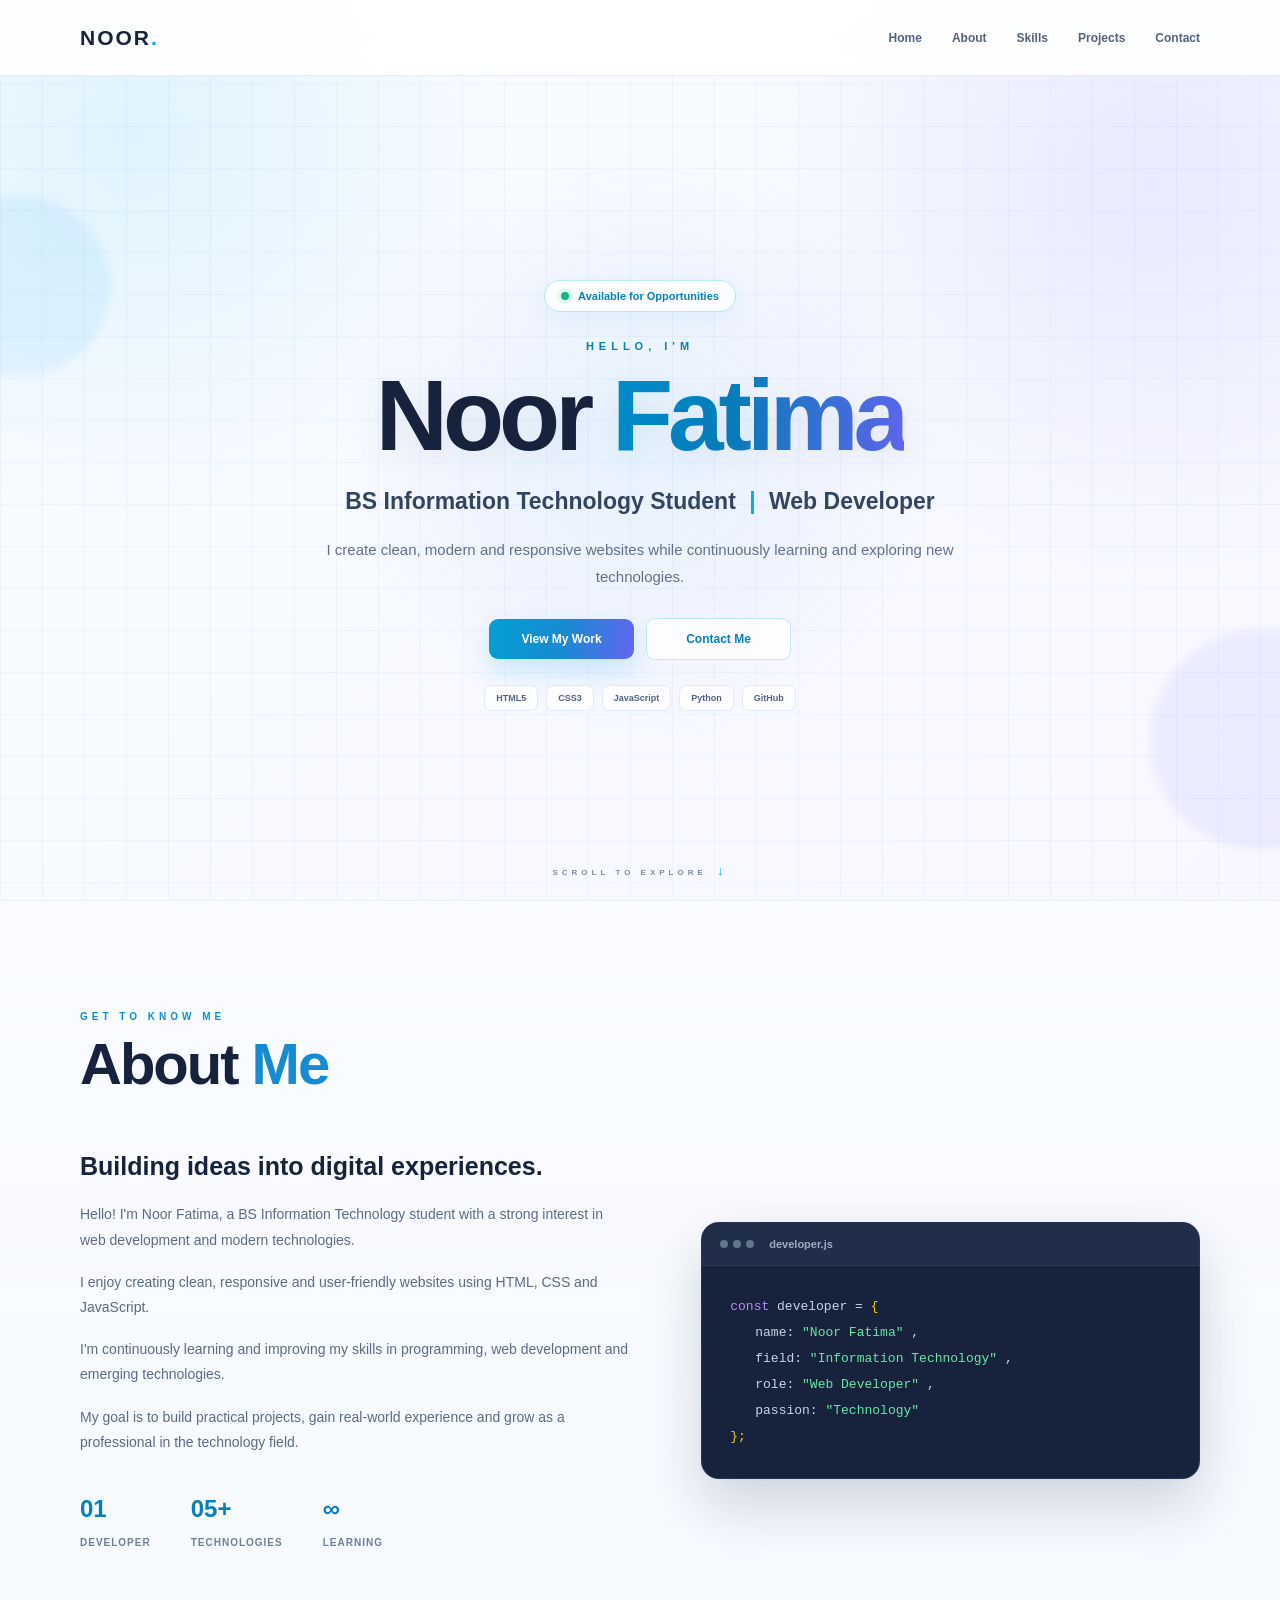
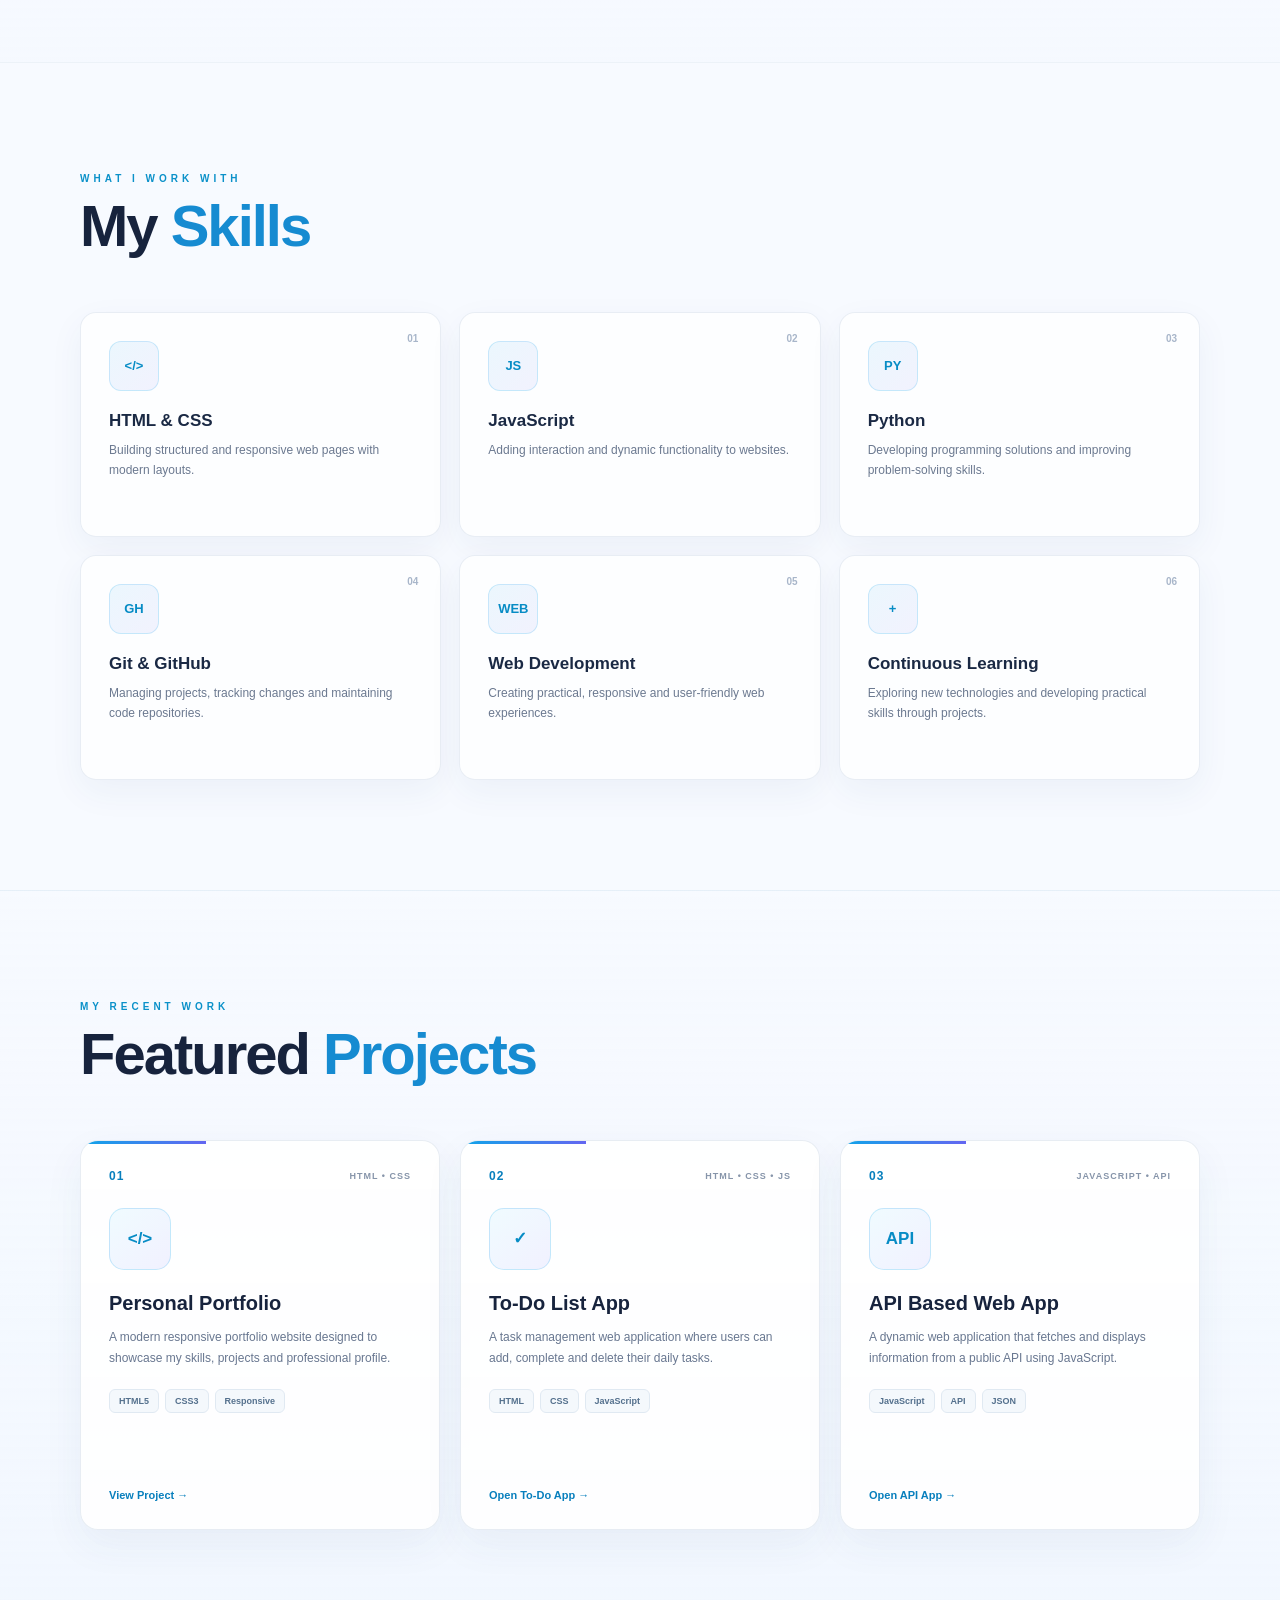
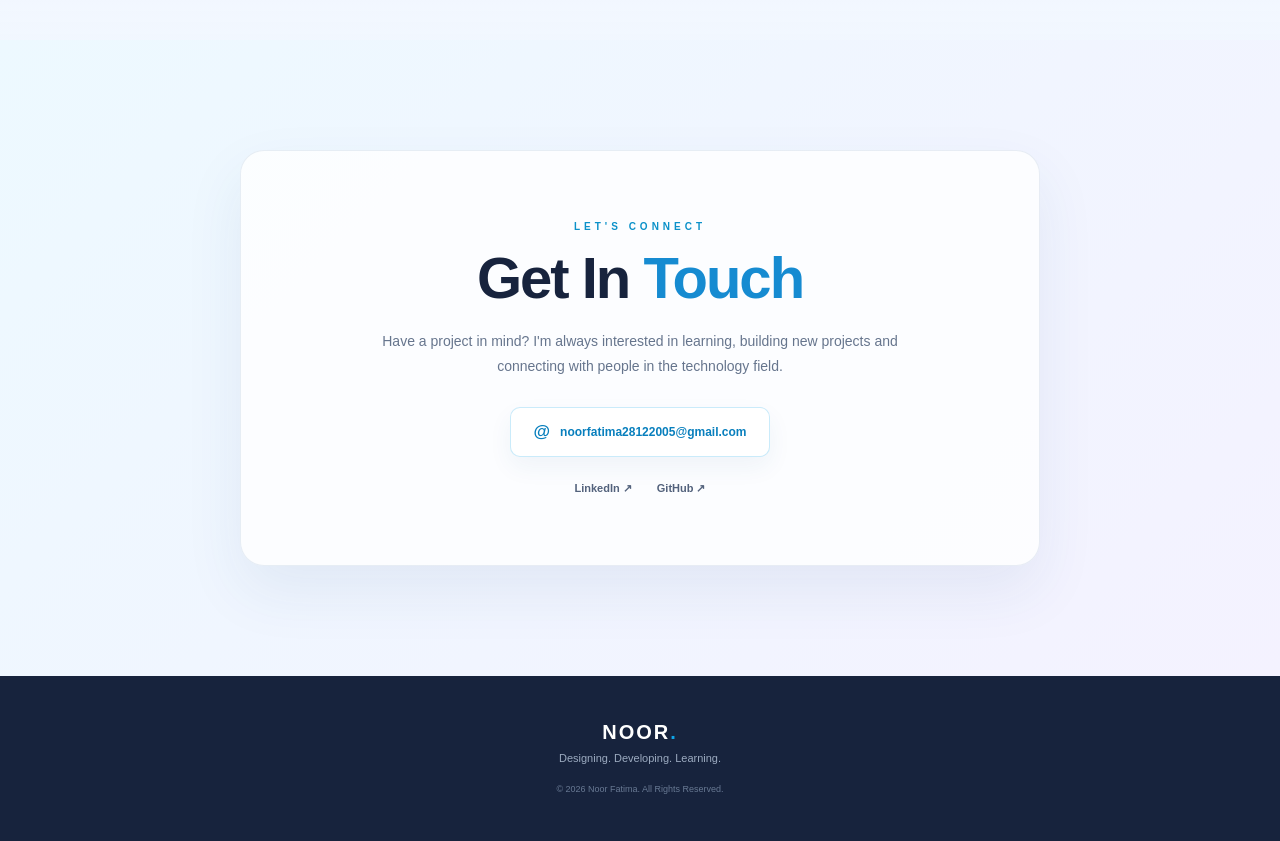
<file: index.html>
<!DOCTYPE html>
<html lang="en">

<head>
    <meta charset="UTF-8">

    <meta
        name="viewport"
        content="width=device-width, initial-scale=1.0"
    >

    <meta
        name="description"
        content="Noor Fatima - BS Information Technology Student and Web Developer Portfolio"
    >

    <meta
        name="author"
        content="Noor Fatima"
    >

    <title>Noor Fatima | Web Developer</title>

    <link
        rel="stylesheet"
        href="style.css"
    >
</head>

<body>

    <!-- BACKGROUND -->

    <div class="background-grid"></div>


    <!-- NAVIGATION -->

    <header class="navbar">

        <a
            href="#home"
            class="logo"
        >
            NOOR<span>.</span>
        </a>


        <nav class="nav-links">

            <a href="#home">
                Home
            </a>

            <a href="#about">
                About
            </a>

            <a href="#skills">
                Skills
            </a>

            <a href="#projects">
                Projects
            </a>

            <a href="#contact">
                Contact
            </a>

        </nav>

    </header>


    <!-- MAIN -->

    <main>


        <!-- HERO -->

        <section
            class="hero"
            id="home"
        >

            <div class="hero-glow glow-one"></div>

            <div class="hero-glow glow-two"></div>


            <div class="hero-content">

                <div class="availability">

                    <span></span>

                    Available for Opportunities

                </div>


                <p class="hero-small">
                    HELLO, I'M
                </p>


                <h1>
                    Noor <span>Fatima</span>
                </h1>


                <h2>
                    BS Information Technology Student
                    <b>|</b>
                    Web Developer
                </h2>


                <p class="hero-description">
                    I create clean, modern and responsive websites
                    while continuously learning and exploring
                    new technologies.
                </p>


                <div class="hero-buttons">

                    <a
                        href="#projects"
                        class="btn btn-primary"
                    >
                        View My Work
                    </a>


                    <a
                        href="#contact"
                        class="btn btn-secondary"
                    >
                        Contact Me
                    </a>

                </div>


                <div class="tech-tags">

                    <span>
                        HTML5
                    </span>

                    <span>
                        CSS3
                    </span>

                    <span>
                        JavaScript
                    </span>

                    <span>
                        Python
                    </span>

                    <span>
                        GitHub
                    </span>

                </div>

            </div>


            <div class="scroll-down">

                SCROLL TO EXPLORE

                <span>
                    ↓
                </span>

            </div>

        </section>


        <!-- ABOUT -->

        <section
            class="section about"
            id="about"
        >

            <div class="container">

                <div class="section-heading">

                    <p class="section-label">
                        GET TO KNOW ME
                    </p>

                    <h2>
                        About <span>Me</span>
                    </h2>

                </div>


                <div class="about-grid">


                    <!-- ABOUT CONTENT -->

                    <div class="about-content">

                        <p class="about-intro">
                            Building ideas into digital experiences.
                        </p>


                        <p>
                            Hello! I'm Noor Fatima, a BS Information
                            Technology student with a strong interest
                            in web development and modern technologies.
                        </p>


                        <p>
                            I enjoy creating clean, responsive and
                            user-friendly websites using HTML, CSS
                            and JavaScript.
                        </p>


                        <p>
                            I'm continuously learning and improving
                            my skills in programming, web development
                            and emerging technologies.
                        </p>


                        <p>
                            My goal is to build practical projects,
                            gain real-world experience and grow as
                            a professional in the technology field.
                        </p>


                        <div class="about-stats">

                            <div class="stat">

                                <strong>
                                    01
                                </strong>

                                <span>
                                    Developer
                                </span>

                            </div>


                            <div class="stat">

                                <strong>
                                    05+
                                </strong>

                                <span>
                                    Technologies
                                </span>

                            </div>


                            <div class="stat">

                                <strong>
                                    ∞
                                </strong>

                                <span>
                                    Learning
                                </span>

                            </div>

                        </div>

                    </div>


                    <!-- CODE CARD -->

                    <div class="code-card">

                        <div class="code-top">

                            <div class="code-dots">

                                <span></span>
                                <span></span>
                                <span></span>

                            </div>


                            <p>
                                developer.js
                            </p>

                        </div>


                        <div class="code-content">

                            <p>

                                <span class="purple">
                                    const
                                </span>

                                developer =

                                <span class="yellow">
                                    {
                                </span>

                            </p>


                            <p class="indent">

                                name:

                                <span class="green">
                                    "Noor Fatima"
                                </span>,

                            </p>


                            <p class="indent">

                                field:

                                <span class="green">
                                    "Information Technology"
                                </span>,

                            </p>


                            <p class="indent">

                                role:

                                <span class="green">
                                    "Web Developer"
                                </span>,

                            </p>


                            <p class="indent">

                                passion:

                                <span class="green">
                                    "Technology"
                                </span>

                            </p>


                            <p>

                                <span class="yellow">
                                    };
                                </span>

                            </p>

                        </div>

                    </div>

                </div>

            </div>

        </section>


        <!-- SKILLS -->

        <section
            class="section skills"
            id="skills"
        >

            <div class="container">

                <div class="section-heading">

                    <p class="section-label">
                        WHAT I WORK WITH
                    </p>

                    <h2>
                        My <span>Skills</span>
                    </h2>

                </div>


                <div class="skills-grid">


                    <div class="skill-card">

                        <div class="skill-number">
                            01
                        </div>

                        <div class="skill-icon">
                            &lt;/&gt;
                        </div>

                        <h3>
                            HTML & CSS
                        </h3>

                        <p>
                            Building structured and responsive
                            web pages with modern layouts.
                        </p>

                    </div>


                    <div class="skill-card">

                        <div class="skill-number">
                            02
                        </div>

                        <div class="skill-icon">
                            JS
                        </div>

                        <h3>
                            JavaScript
                        </h3>

                        <p>
                            Adding interaction and dynamic
                            functionality to websites.
                        </p>

                    </div>


                    <div class="skill-card">

                        <div class="skill-number">
                            03
                        </div>

                        <div class="skill-icon">
                            PY
                        </div>

                        <h3>
                            Python
                        </h3>

                        <p>
                            Developing programming solutions
                            and improving problem-solving skills.
                        </p>

                    </div>


                    <div class="skill-card">

                        <div class="skill-number">
                            04
                        </div>

                        <div class="skill-icon">
                            GH
                        </div>

                        <h3>
                            Git & GitHub
                        </h3>

                        <p>
                            Managing projects, tracking changes
                            and maintaining code repositories.
                        </p>

                    </div>


                    <div class="skill-card">

                        <div class="skill-number">
                            05
                        </div>

                        <div class="skill-icon">
                            WEB
                        </div>

                        <h3>
                            Web Development
                        </h3>

                        <p>
                            Creating practical, responsive and
                            user-friendly web experiences.
                        </p>

                    </div>


                    <div class="skill-card">

                        <div class="skill-number">
                            06
                        </div>

                        <div class="skill-icon">
                            +
                        </div>

                        <h3>
                            Continuous Learning
                        </h3>

                        <p>
                            Exploring new technologies and
                            developing practical skills through projects.
                        </p>

                    </div>

                </div>

            </div>

        </section>


        <!-- PROJECTS -->

        <section
            class="section projects"
            id="projects"
        >

            <div class="container">

                <div class="section-heading">

                    <p class="section-label">
                        MY RECENT WORK
                    </p>

                    <h2>
                        Featured <span>Projects</span>
                    </h2>

                </div>


                <div class="projects-grid">


                    <!-- PROJECT 01 -->

                    <article class="project-card">

                        <div class="project-top">

                            <span>
                                01
                            </span>

                            <span>
                                HTML • CSS
                            </span>

                        </div>


                        <div class="project-icon">
                            &lt;/&gt;
                        </div>


                        <h3>
                            Personal Portfolio
                        </h3>


                        <p>
                            A modern responsive portfolio website
                            designed to showcase my skills, projects
                            and professional profile.
                        </p>


                        <div class="project-tags">

                            <span>
                                HTML5
                            </span>

                            <span>
                                CSS3
                            </span>

                            <span>
                                Responsive
                            </span>

                        </div>


                        <a
                            href="#home"
                            class="project-link"
                        >
                            View Project →
                        </a>

                    </article>


                    <!-- PROJECT 02 -->

                    <article class="project-card">

                        <div class="project-top">

                            <span>
                                02
                            </span>

                            <span>
                                HTML • CSS • JS
                            </span>

                        </div>


                        <div class="project-icon">
                            ✓
                        </div>


                        <h3>
                            To-Do List App
                        </h3>


                        <p>
                            A task management web application where
                            users can add, complete and delete their
                            daily tasks.
                        </p>


                        <div class="project-tags">

                            <span>
                                HTML
                            </span>

                            <span>
                                CSS
                            </span>

                            <span>
                                JavaScript
                            </span>

                        </div>


                        <a
                            href="todo-list-app/index.html"
                            class="project-link"
                        >
                            Open To-Do App →
                        </a>

                    </article>


                    <!-- PROJECT 03 -->

                    <article class="project-card">

                        <div class="project-top">

                            <span>
                                03
                            </span>

                            <span>
                                JAVASCRIPT • API
                            </span>

                        </div>


                        <div class="project-icon">
                            API
                        </div>


                        <h3>
                            API Based Web App
                        </h3>


                        <p>
                            A dynamic web application that fetches
                            and displays information from a public
                            API using JavaScript.
                        </p>


                        <div class="project-tags">

                            <span>
                                JavaScript
                            </span>

                            <span>
                                API
                            </span>

                            <span>
                                JSON
                            </span>

                        </div>


                        <a
                            href="api-app/index.html"
                            class="project-link"
                        >
                            Open API App →
                        </a>

                    </article>


                </div>

            </div>

        </section>


        <!-- CONTACT -->

        <section
            class="contact"
            id="contact"
        >

            <div class="container">

                <div class="contact-box">

                    <p class="section-label">
                        LET'S CONNECT
                    </p>


                    <h2>
                        Get In <span>Touch</span>
                    </h2>


                    <p class="contact-description">
                        Have a project in mind?
                        I'm always interested in learning,
                        building new projects and connecting
                        with people in the technology field.
                    </p>


                    <a
                        href="mailto:noorfatima28122005@gmail.com"
                        class="email-button"
                    >

                        <span>
                            @
                        </span>

                        noorfatima28122005@gmail.com

                    </a>


                    <div class="social-links">


                        <a
                            href="https://www.linkedin.com/in/noor-mirza-7b672630a/"
                            target="_blank"
                            rel="noopener noreferrer"
                        >
                            LinkedIn ↗
                        </a>


                        <a
                            href="https://github.com/noorfatima28122005-hub"
                            target="_blank"
                            rel="noopener noreferrer"
                        >
                            GitHub ↗
                        </a>


                    </div>

                </div>

            </div>

        </section>

    </main>


    <!-- FOOTER -->

    <footer>

        <div class="footer-logo">
            NOOR<span>.</span>
        </div>


        <p>
            Designing. Developing. Learning.
        </p>


        <small>
            © 2026 Noor Fatima. All Rights Reserved.
        </small>

    </footer>


    <!-- JAVASCRIPT -->

    <script src="script.js"></script>

</body>

</html>
</file>
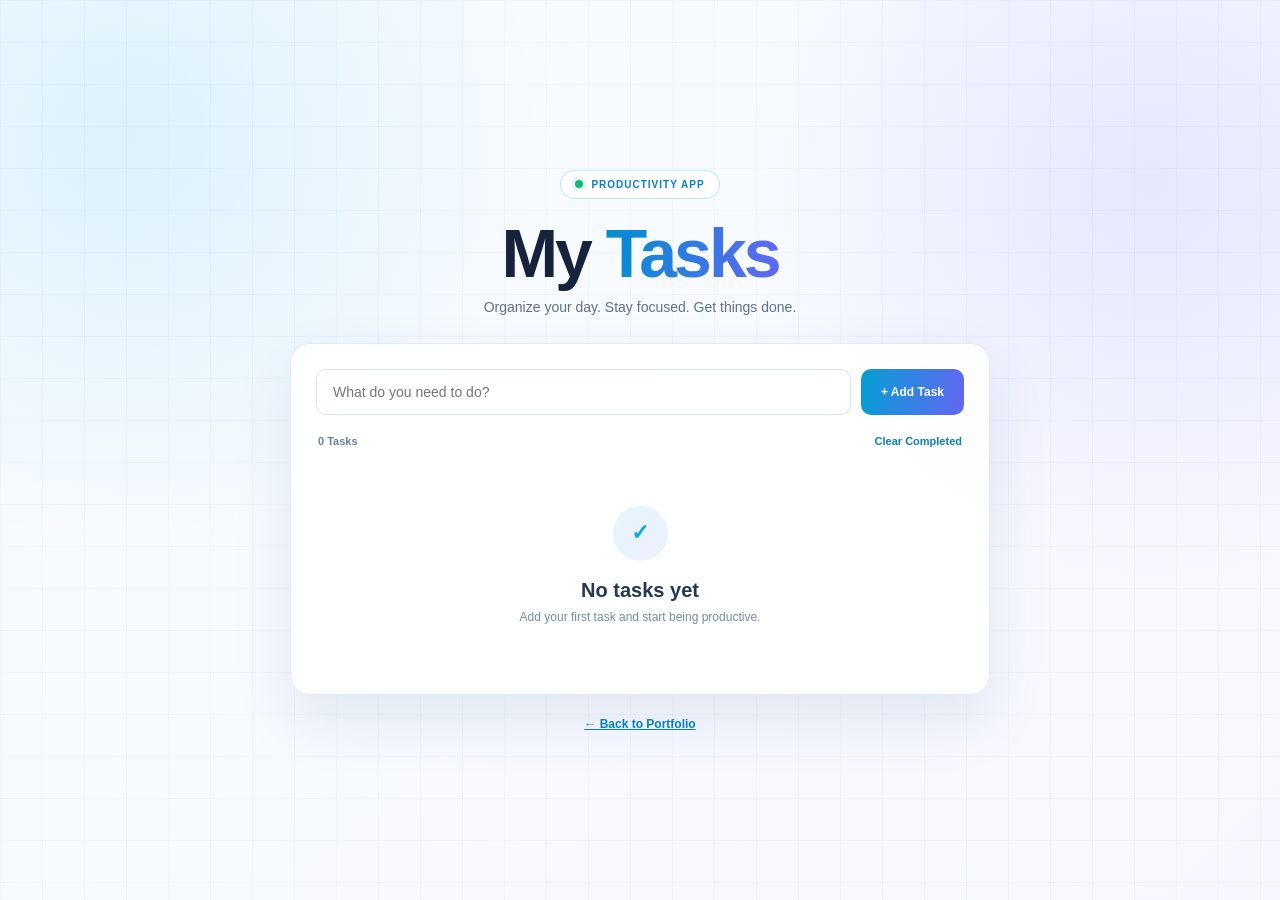
<file: todo-list-app/index.html>
<!DOCTYPE html>
<html lang="en">
<head>
    <meta charset="UTF-8">
    <meta name="viewport" content="width=device-width, initial-scale=1.0">
    <title>Noor Fatima | To-Do App</title>

    <link rel="stylesheet" href="style.css">
</head>

<body>

    <main class="app-container">

        <header class="app-header">
            <div class="status">
                <span></span>
                PRODUCTIVITY APP
            </div>

            <h1>My <span>Tasks</span></h1>

            <p>Organize your day. Stay focused. Get things done.</p>
        </header>

        <section class="todo-card">

            <div class="input-area">
                <input
                    type="text"
                    id="taskInput"
                    placeholder="What do you need to do?"
                    autocomplete="off"
                >

                <button id="addTaskBtn">
                    + Add Task
                </button>
            </div>

            <div class="task-info">
                <span id="taskCount">0 Tasks</span>

                <button id="clearCompleted">
                    Clear Completed
                </button>
            </div>

            <div class="tasks-list" id="tasksList">

                <div class="empty-state" id="emptyState">
                    <div class="empty-icon">✓</div>

                    <h2>No tasks yet</h2>

                    <p>
                        Add your first task and start being productive.
                    </p>
                </div>

            </div>

        </section>

        <a href="../index.html" class="back-link">
            ← Back to Portfolio
        </a>

    </main>

    <script src="script.js"></script>

</body>
</html>
</file>
<file: style.css>
/* =========================================================
   NOOR FATIMA — PORTFOLIO WEBSITE
   Premium Light / Blue / Violet Design
========================================================= */

/* =========================
   RESET
========================= */

* {
    margin: 0;
    padding: 0;
    box-sizing: border-box;
}

html {
    scroll-behavior: smooth;
    scroll-padding-top: 80px;
}

body {
    min-height: 100vh;
    font-family: "Segoe UI", Arial, sans-serif;
    color: #17233d;
    background: #f7faff;
    overflow-x: hidden;
}

a {
    color: inherit;
    text-decoration: none;
}

button,
a {
    -webkit-tap-highlight-color: transparent;
}


/* =========================
   BACKGROUND
========================= */

.background-grid {
    position: fixed;
    inset: 0;
    z-index: -10;
    pointer-events: none;

    background:
        radial-gradient(
            circle at 10% 15%,
            rgba(14, 165, 233, 0.10),
            transparent 28%
        ),
        radial-gradient(
            circle at 90% 20%,
            rgba(99, 102, 241, 0.10),
            transparent 30%
        ),
        linear-gradient(
            135deg,
            #f8fcff 0%,
            #f7faff 45%,
            #f8f7ff 100%
        );
}

.background-grid::after {
    content: "";
    position: absolute;
    inset: 0;

    background-image:
        linear-gradient(
            rgba(30, 100, 180, 0.045) 1px,
            transparent 1px
        ),
        linear-gradient(
            90deg,
            rgba(30, 100, 180, 0.045) 1px,
            transparent 1px
        );

    background-size: 42px 42px;
}


/* =========================
   CONTAINER
========================= */

.container {
    width: min(1120px, calc(100% - 40px));
    margin: 0 auto;
}


/* =========================
   NAVBAR
========================= */

.navbar {
    position: sticky;
    top: 0;
    z-index: 1000;

    width: 100%;
    height: 76px;

    display: flex;
    align-items: center;
    justify-content: space-between;

    padding: 0 max(20px, calc((100vw - 1120px) / 2));

    background: rgba(255, 255, 255, 0.88);

    border-bottom: 1px solid rgba(30, 80, 140, 0.09);

    backdrop-filter: blur(16px);
    -webkit-backdrop-filter: blur(16px);
}

.logo {
    font-size: 21px;
    font-weight: 900;
    letter-spacing: 2px;
    color: #17233d;
}

.logo span,
.footer-logo span {
    color: #0ea5e9;
}

.nav-links {
    display: flex;
    align-items: center;
    gap: 30px;
}

.nav-links a {
    position: relative;

    color: #53627c;

    font-size: 12px;
    font-weight: 700;

    transition: color 0.25s ease;
}

.nav-links a::after {
    content: "";

    position: absolute;
    left: 0;
    bottom: -8px;

    width: 0;
    height: 2px;

    border-radius: 10px;

    background: linear-gradient(
        90deg,
        #06a8df,
        #6366f1
    );

    transition: width 0.25s ease;
}

.nav-links a:hover {
    color: #087fbd;
}

.nav-links a:hover::after {
    width: 100%;
}


/* =========================
   HERO
========================= */

.hero {
    position: relative;

    min-height: calc(100vh - 76px);

    display: flex;
    align-items: center;
    justify-content: center;

    text-align: center;

    padding: 90px 20px 75px;

    overflow: hidden;
}

.hero::before {
    content: "";

    position: absolute;
    width: 600px;
    height: 600px;

    left: 50%;
    top: 45%;

    transform: translate(-50%, -50%);

    border-radius: 50%;

    background:
        radial-gradient(
            circle,
            rgba(14, 165, 233, 0.08),
            rgba(99, 102, 241, 0.035) 45%,
            transparent 70%
        );

    pointer-events: none;
}

.hero-content {
    position: relative;
    z-index: 2;

    width: min(900px, 100%);
}

.hero-glow {
    position: absolute;

    border-radius: 50%;

    filter: blur(4px);

    pointer-events: none;
}

.glow-one {
    width: 180px;
    height: 180px;

    left: -70px;
    top: 120px;

    background: rgba(14, 165, 233, 0.08);
}

.glow-two {
    width: 220px;
    height: 220px;

    right: -90px;
    bottom: 50px;

    background: rgba(99, 102, 241, 0.08);
}


/* =========================
   AVAILABILITY
========================= */

.availability {
    width: fit-content;

    display: inline-flex;
    align-items: center;
    gap: 9px;

    padding: 9px 16px;

    margin-bottom: 28px;

    border: 1px solid rgba(14, 165, 233, 0.25);

    border-radius: 50px;

    background: rgba(255, 255, 255, 0.75);

    color: #087fbd;

    font-size: 11px;
    font-weight: 800;

    box-shadow:
        0 8px 25px rgba(14, 165, 233, 0.07);
}

.availability span {
    width: 8px;
    height: 8px;

    border-radius: 50%;

    background: #10b981;

    box-shadow:
        0 0 0 4px rgba(16, 185, 129, 0.10);
}


/* =========================
   HERO TEXT
========================= */

.hero-small {
    margin-bottom: 14px;

    color: #087fbd;

    font-size: 11px;
    font-weight: 900;

    letter-spacing: 5px;
}

.hero h1 {
    margin-bottom: 20px;

    color: #17233d;

    font-size: clamp(56px, 9vw, 100px);

    font-weight: 900;
    line-height: 0.98;

    letter-spacing: -5px;

    text-shadow:
        0 8px 30px rgba(31, 73, 112, 0.08);
}

.hero h1 span {
    display: inline-block;

    background:
        linear-gradient(
            100deg,
            #008fd0 0%,
            #087fbd 40%,
            #6366f1 100%
        );

    -webkit-background-clip: text;
    background-clip: text;

    color: transparent;
}

.hero h2 {
    margin-bottom: 18px;

    color: #33445f;

    font-size: clamp(18px, 2.5vw, 23px);

    font-weight: 750;

    line-height: 1.5;
}

.hero h2 b {
    color: #0ea5e9;

    margin: 0 7px;
}

.hero-description {
    width: min(700px, 100%);

    margin: 0 auto 28px;

    color: #61708a;

    font-size: 15px;

    line-height: 1.8;
}


/* =========================
   HERO BUTTONS
========================= */

.hero-buttons {
    display: flex;
    align-items: center;
    justify-content: center;

    gap: 12px;

    margin-bottom: 25px;
}

.btn {
    min-width: 145px;

    padding: 13px 21px;

    border-radius: 9px;

    font-size: 12px;
    font-weight: 800;

    transition:
        transform 0.25s ease,
        box-shadow 0.25s ease,
        background 0.25s ease;
}

.btn:hover {
    transform: translateY(-3px);
}

.btn-primary {
    color: #ffffff;

    background:
        linear-gradient(
            100deg,
            #049fd4,
            #168bd1,
            #6366f1
        );

    box-shadow:
        0 12px 28px rgba(14, 165, 233, 0.20);
}

.btn-primary:hover {
    box-shadow:
        0 16px 35px rgba(14, 165, 233, 0.27);
}

.btn-secondary {
    color: #087fbd;

    background: rgba(255, 255, 255, 0.80);

    border: 1px solid rgba(14, 165, 233, 0.25);
}

.btn-secondary:hover {
    background: #ffffff;

    box-shadow:
        0 10px 25px rgba(30, 80, 140, 0.08);
}


/* =========================
   TECH TAGS
========================= */

.tech-tags {
    display: flex;
    justify-content: center;
    flex-wrap: wrap;

    gap: 8px;
}

.tech-tags span {
    padding: 7px 11px;

    color: #52627d;

    background: rgba(255, 255, 255, 0.78);

    border: 1px solid rgba(50, 100, 160, 0.13);

    border-radius: 7px;

    font-size: 9px;
    font-weight: 800;

    transition:
        transform 0.2s ease,
        border-color 0.2s ease,
        color 0.2s ease;
}

.tech-tags span:hover {
    transform: translateY(-2px);

    color: #087fbd;

    border-color: rgba(14, 165, 233, 0.30);
}


/* =========================
   SCROLL DOWN
========================= */

.scroll-down {
    position: absolute;

    bottom: 22px;
    left: 50%;

    transform: translateX(-50%);

    color: #7c8ba2;

    font-size: 8px;
    font-weight: 900;

    letter-spacing: 4px;

    white-space: nowrap;
}

.scroll-down span {
    color: #0ea5e9;

    font-size: 13px;

    margin-left: 4px;
}


/* =========================
   GENERAL SECTIONS
========================= */

.section {
    position: relative;

    padding: 110px 0;
}

.section-heading {
    margin-bottom: 55px;
}

.section-label {
    margin-bottom: 12px;

    color: #0b91c9;

    font-size: 10px;
    font-weight: 900;

    letter-spacing: 4px;
}

.section-heading h2 {
    color: #17233d;

    font-size: clamp(38px, 6vw, 58px);

    font-weight: 900;

    line-height: 1.05;

    letter-spacing: -2px;
}

.section-heading h2 span {
    color: #168bd1;
}


/* =========================
   ABOUT
========================= */

.about {
    background:
        linear-gradient(
            180deg,
            rgba(255,255,255,0.35),
            rgba(245,249,255,0.65)
        );

    border-top: 1px solid rgba(30, 80, 140, 0.06);
    border-bottom: 1px solid rgba(30, 80, 140, 0.06);
}

.about-grid {
    display: grid;

    grid-template-columns: 1.05fr 0.95fr;

    gap: 70px;

    align-items: center;
}

.about-content {
    color: #5c6b83;

    font-size: 14px;

    line-height: 1.8;
}

.about-content p {
    margin-bottom: 17px;
}

.about-content .about-intro {
    margin-bottom: 20px;

    color: #17233d;

    font-size: 25px;

    font-weight: 800;

    line-height: 1.3;
}

.about-stats {
    display: flex;

    gap: 40px;

    margin-top: 32px;
}

.stat {
    display: flex;
    flex-direction: column;

    gap: 4px;
}

.stat strong {
    color: #087fbd;

    font-size: 24px;
    font-weight: 900;
}

.stat span {
    color: #718098;

    font-size: 10px;
    font-weight: 800;

    text-transform: uppercase;
    letter-spacing: 1px;
}


/* =========================
   CODE CARD
========================= */

.code-card {
    overflow: hidden;

    border-radius: 18px;

    background: #17233d;

    border: 1px solid rgba(90, 120, 170, 0.20);

    box-shadow:
        0 25px 55px rgba(23, 35, 61, 0.18);
}

.code-top {
    display: flex;
    align-items: center;

    gap: 15px;

    padding: 15px 18px;

    background: #202e4a;

    border-bottom: 1px solid rgba(255,255,255,0.06);
}

.code-dots {
    display: flex;
    gap: 5px;
}

.code-dots span {
    width: 8px;
    height: 8px;

    border-radius: 50%;

    background: #64748b;
}

.code-top p {
    color: #9eacc2;

    font-size: 11px;
    font-weight: 700;
}

.code-content {
    padding: 28px;

    color: #c9d5e8;

    font-family: Consolas, "Courier New", monospace;

    font-size: 13px;

    line-height: 2;
}

.code-content p {
    margin: 0;
}

.code-content .indent {
    padding-left: 25px;
}

.purple {
    color: #c084fc;
}

.yellow {
    color: #facc15;
}

.green {
    color: #67e8a5;
}


/* =========================
   SKILLS
========================= */

.skills-grid {
    display: grid;

    grid-template-columns: repeat(3, 1fr);

    gap: 18px;
}

.skill-card {
    position: relative;

    padding: 28px;

    min-height: 225px;

    background: rgba(255, 255, 255, 0.78);

    border: 1px solid rgba(45, 90, 145, 0.10);

    border-radius: 16px;

    box-shadow:
        0 12px 35px rgba(30, 70, 120, 0.055);

    transition:
        transform 0.3s ease,
        box-shadow 0.3s ease,
        border-color 0.3s ease;
}

.skill-card:hover {
    transform: translateY(-7px);

    border-color: rgba(14, 165, 233, 0.24);

    box-shadow:
        0 20px 45px rgba(30, 80, 140, 0.11);
}

.skill-number {
    position: absolute;

    top: 20px;
    right: 22px;

    color: #a8b6ca;

    font-size: 10px;
    font-weight: 900;
}

.skill-icon {
    width: 50px;
    height: 50px;

    display: flex;
    align-items: center;
    justify-content: center;

    margin-bottom: 20px;

    border-radius: 12px;

    color: #078cc5;

    background:
        linear-gradient(
            135deg,
            rgba(14, 165, 233, 0.08),
            rgba(99, 102, 241, 0.08)
        );

    border: 1px solid rgba(14, 165, 233, 0.18);

    font-size: 13px;
    font-weight: 900;
}

.skill-card h3 {
    margin-bottom: 9px;

    color: #1a2944;

    font-size: 17px;
}

.skill-card p {
    color: #6b7990;

    font-size: 12px;

    line-height: 1.7;
}


/* =========================
   PROJECTS
========================= */

.projects {
    background:
        linear-gradient(
            180deg,
            rgba(247,250,255,0.4),
            rgba(239,246,255,0.65)
        );

    border-top: 1px solid rgba(30, 80, 140, 0.06);
}

.projects-grid {
    display: grid;

    grid-template-columns: repeat(3, 1fr);

    gap: 20px;
}

.project-card {
    position: relative;

    padding: 28px;

    min-height: 390px;

    display: flex;
    flex-direction: column;

    background: rgba(255,255,255,0.88);

    border: 1px solid rgba(45, 90, 145, 0.11);

    border-radius: 18px;

    box-shadow:
        0 15px 40px rgba(30, 70, 120, 0.06);

    overflow: hidden;

    transition:
        transform 0.3s ease,
        box-shadow 0.3s ease,
        border-color 0.3s ease;
}

.project-card::before {
    content: "";

    position: absolute;

    top: 0;
    left: 0;

    width: 35%;
    height: 3px;

    background:
        linear-gradient(
            90deg,
            #0ea5e9,
            #6366f1
        );
}

.project-card:hover {
    transform: translateY(-8px);

    border-color: rgba(14, 165, 233, 0.22);

    box-shadow:
        0 25px 55px rgba(30, 80, 140, 0.12);
}

.project-top {
    display: flex;
    align-items: center;
    justify-content: space-between;

    margin-bottom: 25px;

    color: #8795aa;

    font-size: 9px;
    font-weight: 900;

    letter-spacing: 1px;
}

.project-top span:first-child {
    color: #087fbd;

    font-size: 12px;
}

.project-icon {
    width: 62px;
    height: 62px;

    display: flex;
    align-items: center;
    justify-content: center;

    margin-bottom: 22px;

    border-radius: 15px;

    color: #078cc5;

    background:
        linear-gradient(
            135deg,
            #f0fbff,
            #f1f1ff
        );

    border: 1px solid rgba(14, 165, 233, 0.20);

    font-size: 17px;
    font-weight: 900;
}

.project-card h3 {
    margin-bottom: 12px;

    color: #17233d;

    font-size: 20px;
}

.project-card > p {
    color: #687790;

    font-size: 12px;

    line-height: 1.75;
}

.project-tags {
    display: flex;
    flex-wrap: wrap;

    gap: 6px;

    margin-top: 20px;
}

.project-tags span {
    padding: 6px 9px;

    color: #54708d;

    background: #f4f8fc;

    border: 1px solid #e0e9f2;

    border-radius: 6px;

    font-size: 9px;
    font-weight: 800;
}

.project-link {
    margin-top: auto;
    padding-top: 25px;

    color: #087fbd;

    font-size: 11px;
    font-weight: 900;

    transition: color 0.2s ease;
}

.project-link:hover {
    color: #6366f1;
}


/* =========================
   CONTACT
========================= */

.contact {
    padding: 110px 0;

    background:
        linear-gradient(
            135deg,
            #edf9ff,
            #f4f2ff
        );
}

.contact-box {
    text-align: center;

    max-width: 800px;

    margin: auto;

    padding: 70px 30px;

    border-radius: 24px;

    background:
        rgba(255,255,255,0.78);

    border: 1px solid rgba(45, 90, 145, 0.10);

    box-shadow:
        0 25px 60px rgba(40, 80, 130, 0.08);
}

.contact-box h2 {
    margin-bottom: 18px;

    color: #17233d;

    font-size: clamp(40px, 6vw, 58px);

    letter-spacing: -2px;
}

.contact-box h2 span {
    color: #168bd1;
}

.contact-description {
    max-width: 580px;

    margin: 0 auto 28px;

    color: #66758d;

    font-size: 14px;

    line-height: 1.8;
}

.email-button {
    display: inline-flex;
    align-items: center;
    gap: 10px;

    padding: 14px 22px;

    margin-bottom: 25px;

    color: #087fbd;

    background: #ffffff;

    border: 1px solid rgba(14, 165, 233, 0.22);

    border-radius: 10px;

    font-size: 12px;
    font-weight: 800;

    box-shadow:
        0 10px 25px rgba(30, 80, 140, 0.06);

    transition:
        transform 0.25s ease,
        box-shadow 0.25s ease;
}

.email-button:hover {
    transform: translateY(-3px);

    box-shadow:
        0 15px 35px rgba(30, 80, 140, 0.11);
}

.email-button span {
    font-size: 17px;
}

.social-links {
    display: flex;
    align-items: center;
    justify-content: center;

    gap: 25px;
}

.social-links a {
    color: #53627c;

    font-size: 11px;
    font-weight: 800;

    transition: color 0.2s ease;
}

.social-links a:hover {
    color: #087fbd;
}


/* =========================
   FOOTER
========================= */

footer {
    padding: 45px 20px;

    text-align: center;

    background: #17233d;

    color: #ffffff;
}

.footer-logo {
    margin-bottom: 8px;

    font-size: 20px;
    font-weight: 900;

    letter-spacing: 2px;
}

footer p {
    margin-bottom: 14px;

    color: #9cabc0;

    font-size: 11px;
}

footer small {
    color: #687993;

    font-size: 9px;
}


/* =========================
   TABLET
========================= */

@media (max-width: 900px) {

    .navbar {
        padding: 0 25px;
    }

    .nav-links {
        gap: 18px;
    }

    .about-grid {
        grid-template-columns: 1fr;

        gap: 45px;
    }

    .skills-grid,
    .projects-grid {
        grid-template-columns: repeat(2, 1fr);
    }
}


/* =========================
   MOBILE
========================= */

@media (max-width: 600px) {

    html {
        scroll-padding-top: 130px;
    }

    .container {
        width: calc(100% - 28px);
    }

    /* NAVBAR */

    .navbar {
        height: auto;

        min-height: 112px;

        flex-direction: column;

        justify-content: center;

        gap: 17px;

        padding: 18px 12px;
    }

    .logo {
        font-size: 20px;
    }

    .nav-links {
        width: 100%;

        justify-content: center;

        flex-wrap: wrap;

        gap: 12px 17px;
    }

    .nav-links a {
        font-size: 10px;
    }

    /* HERO */

    .hero {
        min-height: calc(100vh - 112px);

        padding: 65px 14px 65px;

        align-items: center;
    }

    .hero::before {
        width: 400px;
        height: 400px;
    }

    .availability {
        margin-bottom: 25px;

        padding: 8px 13px;

        font-size: 9px;
    }

    .hero-small {
        margin-bottom: 13px;

        font-size: 8px;

        letter-spacing: 3px;

        line-height: 1.7;
    }

    .hero h1 {
        margin-bottom: 18px;

        font-size: clamp(48px, 14vw, 68px);

        letter-spacing: -3px;

        line-height: 1;
    }

    .hero h1 span {
        display: inline;
    }

    .hero h2 {
        margin-bottom: 16px;

        font-size: 16px;

        line-height: 1.55;
    }

    .hero h2 b {
        margin: 0 4px;
    }

    .hero-description {
        font-size: 12px;

        line-height: 1.75;

        margin-bottom: 24px;
    }

    .hero-buttons {
        flex-direction: column;

        width: 100%;

        gap: 10px;
    }

    .btn {
        width: min(250px, 100%);

        padding: 13px 18px;
    }

    .tech-tags {
        max-width: 330px;

        margin: auto;

        gap: 6px;
    }

    .tech-tags span {
        font-size: 8px;

        padding: 6px 8px;
    }

    .scroll-down {
        bottom: 15px;

        font-size: 7px;

        letter-spacing: 3px;
    }

    /* SECTIONS */

    .section {
        padding: 75px 0;
    }

    .section-heading {
        margin-bottom: 35px;
    }

    .section-label {
        font-size: 8px;

        letter-spacing: 3px;
    }

    .section-heading h2 {
        font-size: 40px;

        letter-spacing: -1.5px;
    }

    /* ABOUT */

    .about-grid {
        gap: 35px;
    }

    .about-content {
        font-size: 13px;

        line-height: 1.75;
    }

    .about-content .about-intro {
        font-size: 21px;
    }

    .about-stats {
        gap: 25px;

        flex-wrap: wrap;
    }

    .stat strong {
        font-size: 21px;
    }

    .stat span {
        font-size: 8px;
    }

    .code-card {
        width: 100%;
    }

    .code-content {
        padding: 20px;

        font-size: 11px;

        overflow-x: auto;
    }

    /* SKILLS */

    .skills-grid {
        grid-template-columns: 1fr;

        gap: 13px;
    }

    .skill-card {
        min-height: auto;

        padding: 23px;
    }

    /* PROJECTS */

    .projects-grid {
        grid-template-columns: 1fr;

        gap: 15px;
    }

    .project-card {
        min-height: 350px;

        padding: 24px;
    }

    /* CONTACT */

    .contact {
        padding: 75px 0;
    }

    .contact-box {
        padding: 50px 18px;

        border-radius: 18px;
    }

    .contact-box h2 {
        font-size: 42px;
    }

    .contact-description {
        font-size: 12px;
    }

    .email-button {
        max-width: 100%;

        overflow-wrap: anywhere;

        font-size: 10px;

        padding: 12px 14px;
    }

    .social-links {
        gap: 20px;
    }

    /* FOOTER */

    footer {
        padding: 35px 15px;
    }
}


/* =========================
   VERY SMALL MOBILE
========================= */

@media (max-width: 360px) {

    .navbar {
        min-height: 118px;
    }

    .nav-links {
        gap: 10px 12px;
    }

    .nav-links a {
        font-size: 9px;
    }

    .hero {
        padding-left: 10px;
        padding-right: 10px;
    }

    .hero h1 {
        font-size: 46px;
    }

    .hero h2 {
        font-size: 14px;
    }

    .hero-description {
        font-size: 11px;
    }

    .tech-tags span {
        font-size: 7px;
    }

    .section-heading h2 {
        font-size: 36px;
    }
}


/* =========================
   ACCESSIBILITY
========================= */

:focus-visible {
    outline: 3px solid rgba(14, 165, 233, 0.30);
    outline-offset: 3px;
}


/* =========================
   REDUCE MOTION
========================= */

@media (prefers-reduced-motion: reduce) {

    html {
        scroll-behavior: auto;
    }

    *,
    *::before,
    *::after {
        transition: none !important;
        animation: none !important;
    }
}
</file>
<file: todo-list-app/style.css>
* {
    margin: 0;
    padding: 0;
    box-sizing: border-box;
}

body {
    min-height: 100vh;
    font-family: "Segoe UI", Arial, sans-serif;
    color: #17233d;
    background:
        radial-gradient(circle at 10% 15%, rgba(14, 165, 233, 0.12), transparent 30%),
        radial-gradient(circle at 90% 20%, rgba(99, 102, 241, 0.12), transparent 30%),
        linear-gradient(135deg, #f8fcff, #f7faff, #f8f7ff);

    display: flex;
    justify-content: center;
    align-items: center;

    padding: 40px 20px;
}

body::before {
    content: "";
    position: fixed;
    inset: 0;
    z-index: -1;
    pointer-events: none;

    background-image:
        linear-gradient(rgba(30, 100, 180, 0.04) 1px, transparent 1px),
        linear-gradient(90deg, rgba(30, 100, 180, 0.04) 1px, transparent 1px);

    background-size: 42px 42px;
}

.app-container {
    width: min(700px, 100%);
}

.app-header {
    text-align: center;
    margin-bottom: 28px;
}

.status {
    display: inline-flex;
    align-items: center;
    gap: 8px;

    padding: 8px 14px;
    margin-bottom: 20px;

    border: 1px solid rgba(14, 165, 233, 0.25);
    border-radius: 50px;

    background: rgba(255, 255, 255, 0.8);
    color: #087fbd;

    font-size: 10px;
    font-weight: 800;
    letter-spacing: 1px;
}

.status span {
    width: 8px;
    height: 8px;
    border-radius: 50%;
    background: #10b981;
    box-shadow: 0 0 0 4px rgba(16, 185, 129, 0.1);
}

.app-header h1 {
    margin-bottom: 12px;

    font-size: clamp(42px, 8vw, 68px);
    line-height: 1;
    letter-spacing: -3px;
}

.app-header h1 span {
    background: linear-gradient(100deg, #008fd0, #6366f1);
    -webkit-background-clip: text;
    background-clip: text;
    color: transparent;
}

.app-header p {
    color: #61708a;
    font-size: 14px;
}

.todo-card {
    padding: 25px;

    background: rgba(255, 255, 255, 0.88);
    border: 1px solid rgba(45, 90, 145, 0.12);
    border-radius: 20px;

    box-shadow: 0 25px 60px rgba(30, 70, 120, 0.1);
}

.input-area {
    display: flex;
    gap: 10px;
}

#taskInput {
    flex: 1;

    min-width: 0;
    padding: 14px 16px;

    border: 1px solid #d7e2ee;
    border-radius: 10px;

    outline: none;

    color: #17233d;
    background: #ffffff;

    font-size: 14px;

    transition: border-color 0.2s, box-shadow 0.2s;
}

#taskInput:focus {
    border-color: #0ea5e9;
    box-shadow: 0 0 0 4px rgba(14, 165, 233, 0.1);
}

#addTaskBtn {
    padding: 0 20px;

    border: none;
    border-radius: 10px;

    color: white;
    background: linear-gradient(100deg, #049fd4, #6366f1);

    font-size: 12px;
    font-weight: 800;

    cursor: pointer;

    transition: transform 0.2s, box-shadow 0.2s;
}

#addTaskBtn:hover {
    transform: translateY(-2px);
    box-shadow: 0 10px 25px rgba(14, 165, 233, 0.2);
}

.task-info {
    display: flex;
    align-items: center;
    justify-content: space-between;

    margin: 20px 2px 14px;

    color: #718098;
    font-size: 11px;
    font-weight: 700;
}

#clearCompleted {
    border: none;
    background: transparent;

    color: #087fbd;

    font-size: 11px;
    font-weight: 700;

    cursor: pointer;
}

#clearCompleted:hover {
    color: #6366f1;
}

.tasks-list {
    display: flex;
    flex-direction: column;
    gap: 10px;
}

.task {
    display: flex;
    align-items: center;
    gap: 12px;

    padding: 14px;

    background: #f8fbff;
    border: 1px solid #e0e9f2;
    border-radius: 11px;

    transition: transform 0.2s, box-shadow 0.2s;
}

.task:hover {
    transform: translateY(-2px);
    box-shadow: 0 8px 20px rgba(30, 70, 120, 0.08);
}

.task-text {
    flex: 1;

    color: #263650;
    font-size: 13px;
    font-weight: 600;

    overflow-wrap: anywhere;
}

.check-btn,
.delete-btn {
    width: 32px;
    height: 32px;

    flex-shrink: 0;

    display: flex;
    align-items: center;
    justify-content: center;

    border-radius: 8px;
    cursor: pointer;

    font-weight: 900;
}

.check-btn {
    border: 1px solid #cbd8e6;
    background: white;
    color: transparent;
}

.check-btn:hover {
    border-color: #10b981;
    color: #10b981;
}

.delete-btn {
    border: none;
    background: #fff1f2;
    color: #ef4444;

    font-size: 18px;
}

.delete-btn:hover {
    background: #fee2e2;
}

.task.completed {
    opacity: 0.65;
}

.task.completed .task-text {
    color: #7c8ba2;
    text-decoration: line-through;
}

.task.completed .check-btn {
    border-color: #10b981;
    background: #10b981;
    color: white;
}

.empty-state {
    padding: 45px 20px;
    text-align: center;
}

.empty-icon {
    width: 55px;
    height: 55px;

    display: flex;
    align-items: center;
    justify-content: center;

    margin: 0 auto 18px;

    border-radius: 50%;

    background: linear-gradient(
        135deg,
        rgba(14, 165, 233, 0.1),
        rgba(99, 102, 241, 0.1)
    );

    color: #0ea5e9;

    font-size: 22px;
    font-weight: 900;
}

.empty-state h2 {
    margin-bottom: 8px;

    color: #263650;
    font-size: 20px;
}

.empty-state p {
    color: #7a889d;
    font-size: 12px;
}

.back-link {
    display: block;

    width: fit-content;
    margin: 22px auto 0;

    color: #087fbd;

    font-size: 12px;
    font-weight: 800;

    transition: color 0.2s, transform 0.2s;
}

.back-link:hover {
    color: #6366f1;
    transform: translateX(-3px);
}

@media (max-width: 600px) {
    body {
        padding: 25px 14px;
        align-items: flex-start;
    }

    .app-container {
        margin-top: 30px;
    }

    .app-header h1 {
        font-size: 48px;
        letter-spacing: -2px;
    }

    .app-header p {
        font-size: 12px;
    }

    .todo-card {
        padding: 18px;
    }

    .input-area {
        flex-direction: column;
    }

    #addTaskBtn {
        min-height: 45px;
    }

    .task-info {
        margin-top: 16px;
    }
}
</file>
